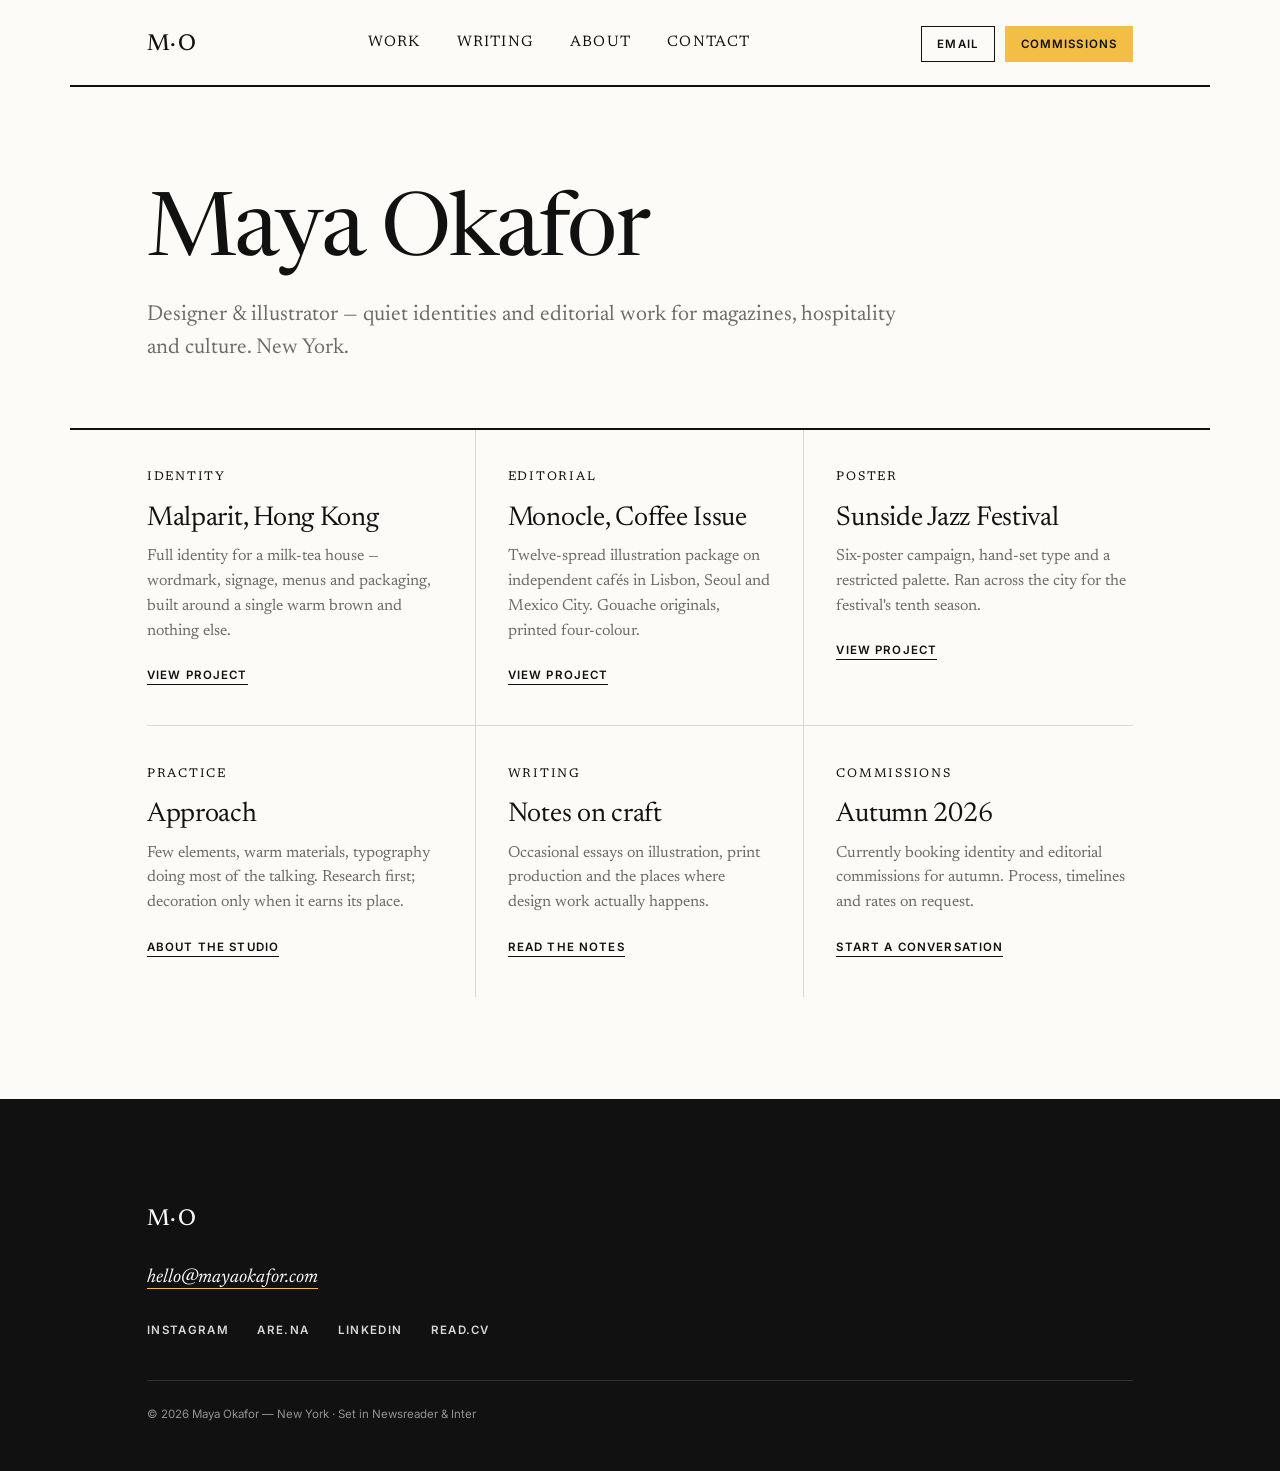
<file: index.html>
<!DOCTYPE html>
<html lang="en">
<head>
<meta charset="UTF-8">
<meta name="viewport" content="width=device-width, initial-scale=1.0">
<title>Maya Okafor — Designer &amp; Illustrator</title>
<meta name="description" content="Maya Okafor — designer and illustrator, New York.">

<!-- ============================================================
  QUICK START
  1. Find/replace "Maya Okafor" (also update <title>).
  2. Edit nav links to point at your subpages.
  3. Rewrite the hero title/subtitle and the six grid cards.
     Each card: a small-caps tag, a title, body text, and a link.
  4. Update footer email + social links.
  5. Push to <you>.github.io, or enable Pages on any repo
     (Settings → Pages → Deploy from branch → /root).
============================================================= -->

<link rel="preconnect" href="https://fonts.googleapis.com">
<link rel="preconnect" href="https://fonts.gstatic.com" crossorigin>
<link href="https://fonts.googleapis.com/css2?family=Newsreader:ital,opsz,wght@0,6..72,400;0,6..72,500;1,6..72,400&family=Inter:wght@400;500;600&display=swap" rel="stylesheet">
<link rel="stylesheet" href="style.css">
</head>
<body>

<!-- ============ NAV (wireframe: logo / links / actions) ============ -->
<header class="nav">
  <a href="index.html" class="wordmark">M·O</a>
  <nav class="nav-links" aria-label="Primary">
    <a href="work.html">Work</a>
    <a href="writing.html">Writing</a>
    <a href="about.html">About</a>
    <a href="contact.html">Contact</a>
  </nav>
  <div class="nav-actions">
    <a href="mailto:hello@mayaokafor.com" class="btn btn-ghost">Email</a>
    <a href="contact.html" class="btn btn-solid">Commissions</a>
  </div>
</header>

<!-- ============ HERO (wireframe: Title / Subtitle band) ============ -->
<section class="hero">
  <h1 class="hero-title">Maya Okafor</h1>
  <p class="hero-sub">Designer &amp; illustrator — quiet identities and editorial
  work for magazines, hospitality and culture. New York.</p>
</section>

<!-- ============ GRID (wireframe: 3 × 2 blocks) ============ -->
<section class="grid-section" aria-label="Selected work and practice">
  <div class="grid">

    <article class="cell">
      <p class="cell-tag">Identity</p>
      <h2 class="cell-title">Malparit, Hong Kong</h2>
      <p class="cell-body">Full identity for a milk-tea house — wordmark,
      signage, menus and packaging, built around a single warm brown and
      nothing else.</p>
      <a class="cell-link" href="work.html">View project</a>
    </article>

    <article class="cell">
      <p class="cell-tag">Editorial</p>
      <h2 class="cell-title">Monocle, Coffee Issue</h2>
      <p class="cell-body">Twelve-spread illustration package on independent
      cafés in Lisbon, Seoul and Mexico City. Gouache originals, printed
      four-colour.</p>
      <a class="cell-link" href="work.html">View project</a>
    </article>

    <article class="cell">
      <p class="cell-tag">Poster</p>
      <h2 class="cell-title">Sunside Jazz Festival</h2>
      <p class="cell-body">Six-poster campaign, hand-set type and a
      restricted palette. Ran across the city for the festival's tenth
      season.</p>
      <a class="cell-link" href="work.html">View project</a>
    </article>

    <article class="cell">
      <p class="cell-tag">Practice</p>
      <h2 class="cell-title">Approach</h2>
      <p class="cell-body">Few elements, warm materials, typography doing
      most of the talking. Research first; decoration only when it earns
      its place.</p>
      <a class="cell-link" href="about.html">About the studio</a>
    </article>

    <article class="cell">
      <p class="cell-tag">Writing</p>
      <h2 class="cell-title">Notes on craft</h2>
      <p class="cell-body">Occasional essays on illustration, print
      production and the places where design work actually happens.</p>
      <a class="cell-link" href="writing.html">Read the notes</a>
    </article>

    <article class="cell">
      <p class="cell-tag">Commissions</p>
      <h2 class="cell-title">Autumn 2026</h2>
      <p class="cell-body">Currently booking identity and editorial
      commissions for autumn. Process, timelines and rates on request.</p>
      <a class="cell-link" href="contact.html">Start a conversation</a>
    </article>

  </div>
</section>

<!-- ============ FOOTER (wireframe: logo + socials) ============ -->
<footer class="footer">
  <div class="footer-inner">
    <p class="footer-mark">M·O</p>
    <p class="footer-line">
      <a href="mailto:hello@mayaokafor.com">hello@mayaokafor.com</a>
    </p>
    <nav class="footer-social" aria-label="Social">
      <a href="#">Instagram</a>
      <a href="#">Are.na</a>
      <a href="#">LinkedIn</a>
      <a href="#">Read.cv</a>
    </nav>
    <p class="footer-fine">© 2026 Maya Okafor — New York · Set in Newsreader &amp; Inter</p>
  </div>
</footer>

</body>
</html>
</file>
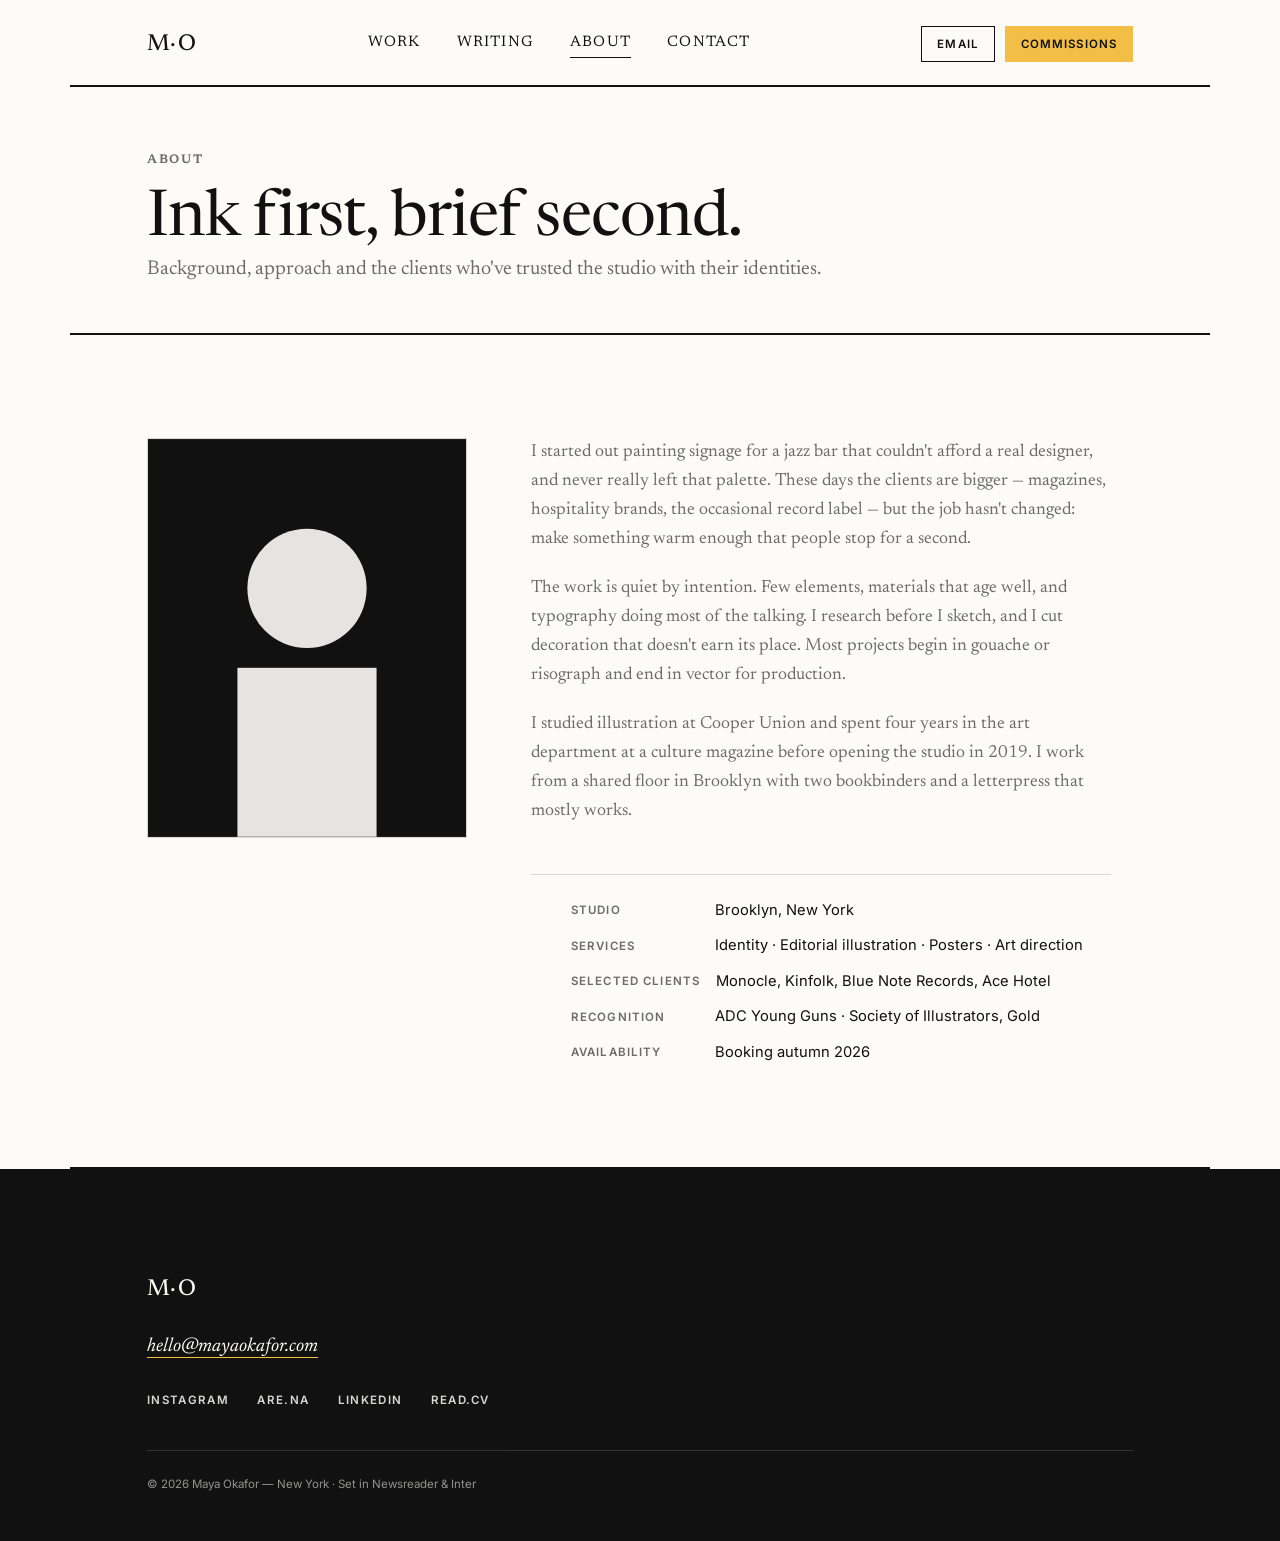
<file: about.html>
<!DOCTYPE html>
<html lang="en">
<head>
<meta charset="UTF-8">
<meta name="viewport" content="width=device-width, initial-scale=1.0">
<title>About — Maya Okafor</title>
<meta name="description" content="About Maya Okafor — background, approach and clients.">

<!-- QUICK START: see index.html for the full instructions.
     The .about-figure box holds a placeholder SVG — swap it
     for a real <img> when you have one, same aspect ratio. -->

<link rel="preconnect" href="https://fonts.googleapis.com">
<link rel="preconnect" href="https://fonts.gstatic.com" crossorigin>
<link href="https://fonts.googleapis.com/css2?family=Newsreader:ital,opsz,wght@0,6..72,400;0,6..72,500;1,6..72,400&family=Inter:wght@400;500;600&display=swap" rel="stylesheet">
<link rel="stylesheet" href="style.css">
</head>
<body>

<header class="nav">
  <a href="index.html" class="wordmark">M·O</a>
  <nav class="nav-links" aria-label="Primary">
    <a href="work.html">Work</a>
    <a href="writing.html">Writing</a>
    <a href="about.html" class="current" aria-current="page">About</a>
    <a href="contact.html">Contact</a>
  </nav>
  <div class="nav-actions">
    <a href="mailto:hello@mayaokafor.com" class="btn btn-ghost">Email</a>
    <a href="contact.html" class="btn btn-solid">Commissions</a>
  </div>
</header>

<section class="page-hero">
  <p class="page-kicker">About</p>
  <h1 class="page-title">Ink first, brief second.</h1>
  <p class="page-dek">Background, approach and the clients who've trusted the
  studio with their identities.</p>
</section>

<section class="about-section">
  <div class="about-figure" aria-hidden="true">
    <svg viewBox="0 0 320 400" role="img">
      <rect width="320" height="400" fill="#111111"/>
      <rect x="0" y="0" width="320" height="400" fill="none" stroke="#111111"/>
      <circle cx="160" cy="150" r="60" fill="#FCFBF8" opacity="0.9"/>
      <rect x="90" y="230" width="140" height="170" fill="#FCFBF8" opacity="0.9"/>
    </svg>
  </div>

  <div class="about-copy">
    <p>I started out painting signage for a jazz bar that couldn't afford a
    real designer, and never really left that palette. These days the clients
    are bigger — magazines, hospitality brands, the occasional record label —
    but the job hasn't changed: make something warm enough that people stop
    for a second.</p>

    <p>The work is quiet by intention. Few elements, materials that age well,
    and typography doing most of the talking. I research before I sketch,
    and I cut decoration that doesn't earn its place. Most projects begin
    in gouache or risograph and end in vector for production.</p>

    <p>I studied illustration at Cooper Union and spent four years in the art
    department at a culture magazine before opening the studio in 2019. I
    work from a shared floor in Brooklyn with two bookbinders and a
    letterpress that mostly works.</p>

    <ul class="fact-list">
      <li><span>Studio</span>Brooklyn, New York</li>
      <li><span>Services</span>Identity · Editorial illustration · Posters · Art direction</li>
      <li><span>Selected clients</span>Monocle, Kinfolk, Blue Note Records, Ace Hotel</li>
      <li><span>Recognition</span>ADC Young Guns · Society of Illustrators, Gold</li>
      <li><span>Availability</span>Booking autumn 2026</li>
    </ul>
  </div>
</section>

<footer class="footer">
  <div class="footer-inner">
    <p class="footer-mark">M·O</p>
    <p class="footer-line">
      <a href="mailto:hello@mayaokafor.com">hello@mayaokafor.com</a>
    </p>
    <nav class="footer-social" aria-label="Social">
      <a href="#">Instagram</a>
      <a href="#">Are.na</a>
      <a href="#">LinkedIn</a>
      <a href="#">Read.cv</a>
    </nav>
    <p class="footer-fine">© 2026 Maya Okafor — New York · Set in Newsreader &amp; Inter</p>
  </div>
</footer>

</body>
</html>
</file>
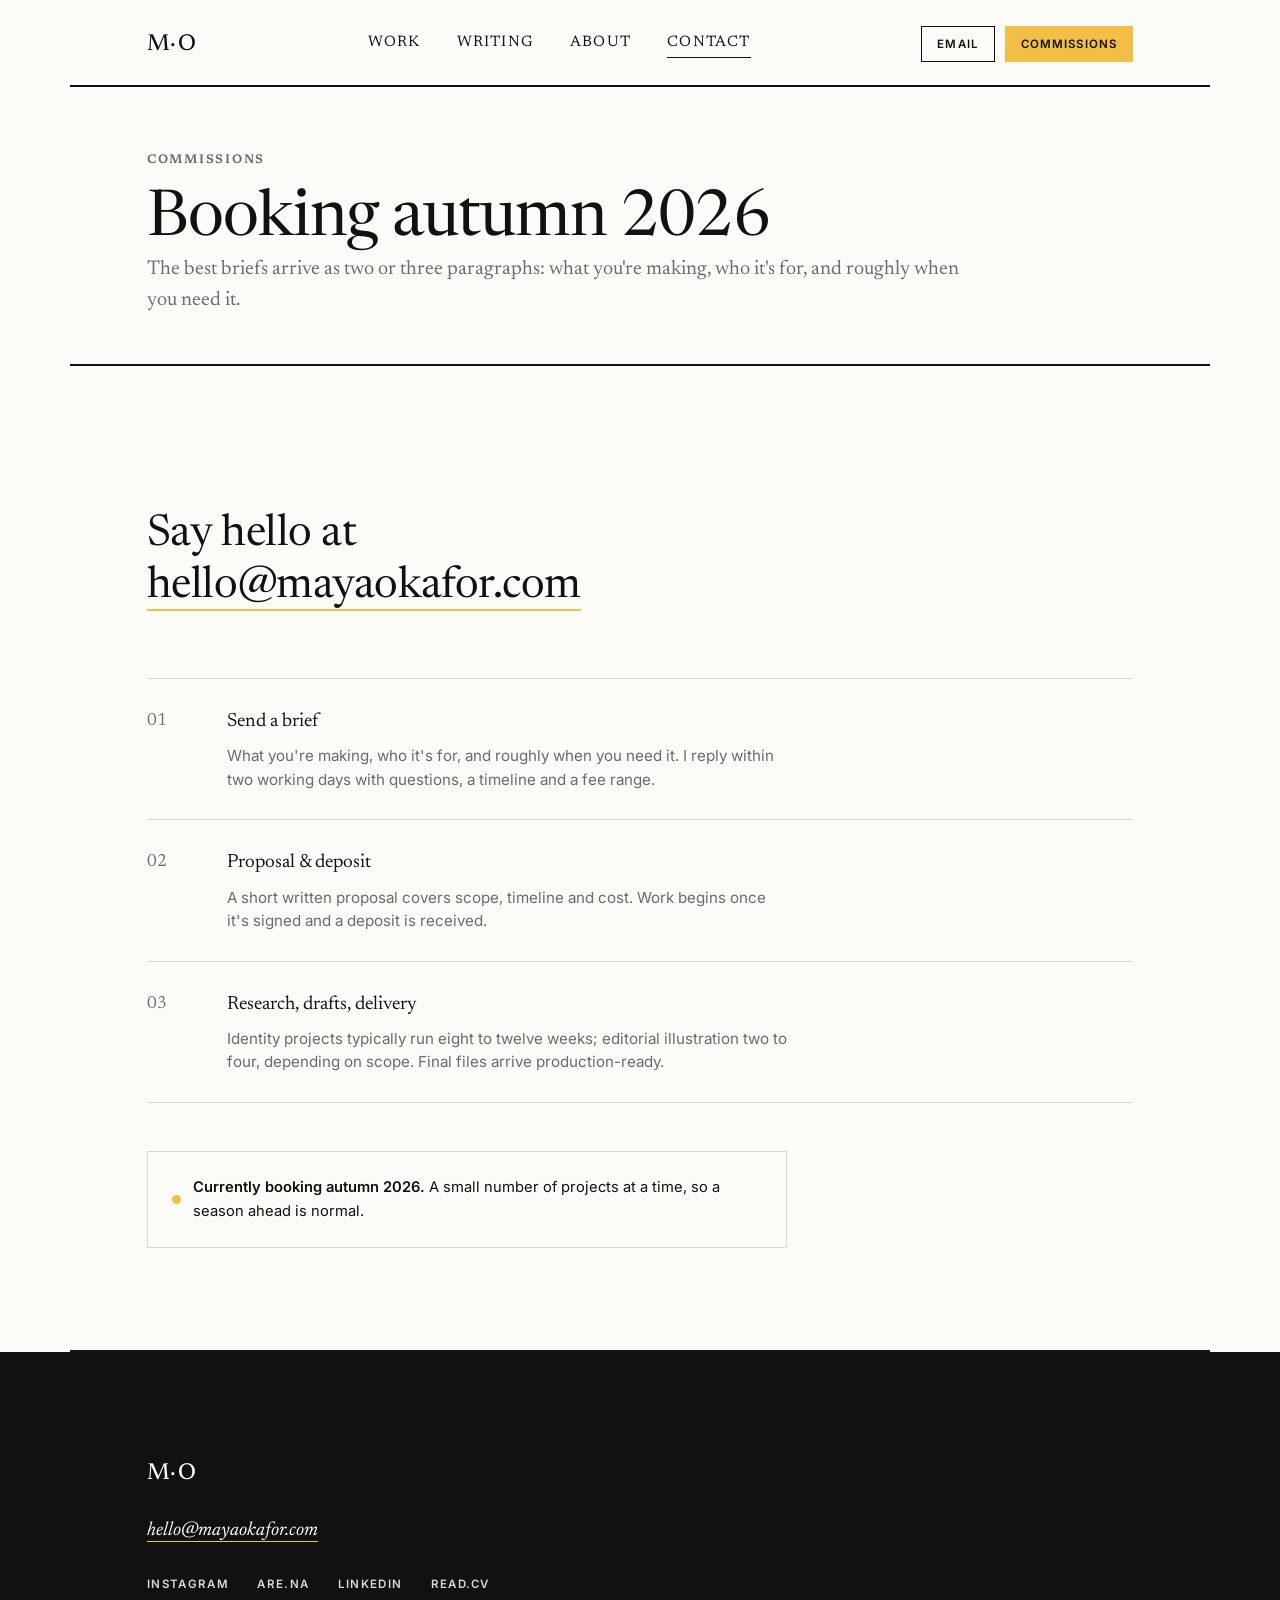
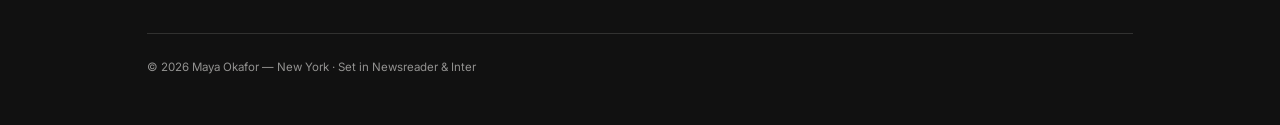
<file: contact.html>
<!DOCTYPE html>
<html lang="en">
<head>
<meta charset="UTF-8">
<meta name="viewport" content="width=device-width, initial-scale=1.0">
<title>Contact — Maya Okafor</title>
<meta name="description" content="Commission Maya Okafor — process, timelines and contact.">

<!-- QUICK START: see index.html for the full instructions.
     The three .process-list items describe a real sequence
     (inquiry → proposal → delivery) — keep them in order. -->

<link rel="preconnect" href="https://fonts.googleapis.com">
<link rel="preconnect" href="https://fonts.gstatic.com" crossorigin>
<link href="https://fonts.googleapis.com/css2?family=Newsreader:ital,opsz,wght@0,6..72,400;0,6..72,500;1,6..72,400&family=Inter:wght@400;500;600&display=swap" rel="stylesheet">
<link rel="stylesheet" href="style.css">
</head>
<body>

<header class="nav">
  <a href="index.html" class="wordmark">M·O</a>
  <nav class="nav-links" aria-label="Primary">
    <a href="work.html">Work</a>
    <a href="writing.html">Writing</a>
    <a href="about.html">About</a>
    <a href="contact.html" class="current" aria-current="page">Contact</a>
  </nav>
  <div class="nav-actions">
    <a href="mailto:hello@mayaokafor.com" class="btn btn-ghost">Email</a>
    <a href="contact.html" class="btn btn-solid">Commissions</a>
  </div>
</header>

<section class="page-hero">
  <p class="page-kicker">Commissions</p>
  <h1 class="page-title">Booking autumn 2026</h1>
  <p class="page-dek">The best briefs arrive as two or three paragraphs: what
  you're making, who it's for, and roughly when you need it.</p>
</section>

<section class="contact-section">

  <p class="contact-cta">
    Say hello at <a href="mailto:hello@mayaokafor.com">hello@mayaokafor.com</a>
  </p>

  <ol class="process-list">
    <li>
      <span class="process-num">01</span>
      <div>
        <h3>Send a brief</h3>
        <p>What you're making, who it's for, and roughly when you need it.
        I reply within two working days with questions, a timeline and a
        fee range.</p>
      </div>
    </li>
    <li>
      <span class="process-num">02</span>
      <div>
        <h3>Proposal &amp; deposit</h3>
        <p>A short written proposal covers scope, timeline and cost. Work
        begins once it's signed and a deposit is received.</p>
      </div>
    </li>
    <li>
      <span class="process-num">03</span>
      <div>
        <h3>Research, drafts, delivery</h3>
        <p>Identity projects typically run eight to twelve weeks; editorial
        illustration two to four, depending on scope. Final files arrive
        production-ready.</p>
      </div>
    </li>
  </ol>

  <div class="availability">
    <span class="availability-dot" aria-hidden="true"></span>
    <p><strong>Currently booking autumn 2026.</strong> A small number of
    projects at a time, so a season ahead is normal.</p>
  </div>

</section>

<footer class="footer">
  <div class="footer-inner">
    <p class="footer-mark">M·O</p>
    <p class="footer-line">
      <a href="mailto:hello@mayaokafor.com">hello@mayaokafor.com</a>
    </p>
    <nav class="footer-social" aria-label="Social">
      <a href="#">Instagram</a>
      <a href="#">Are.na</a>
      <a href="#">LinkedIn</a>
      <a href="#">Read.cv</a>
    </nav>
    <p class="footer-fine">© 2026 Maya Okafor — New York · Set in Newsreader &amp; Inter</p>
  </div>
</footer>

</body>
</html>
</file>
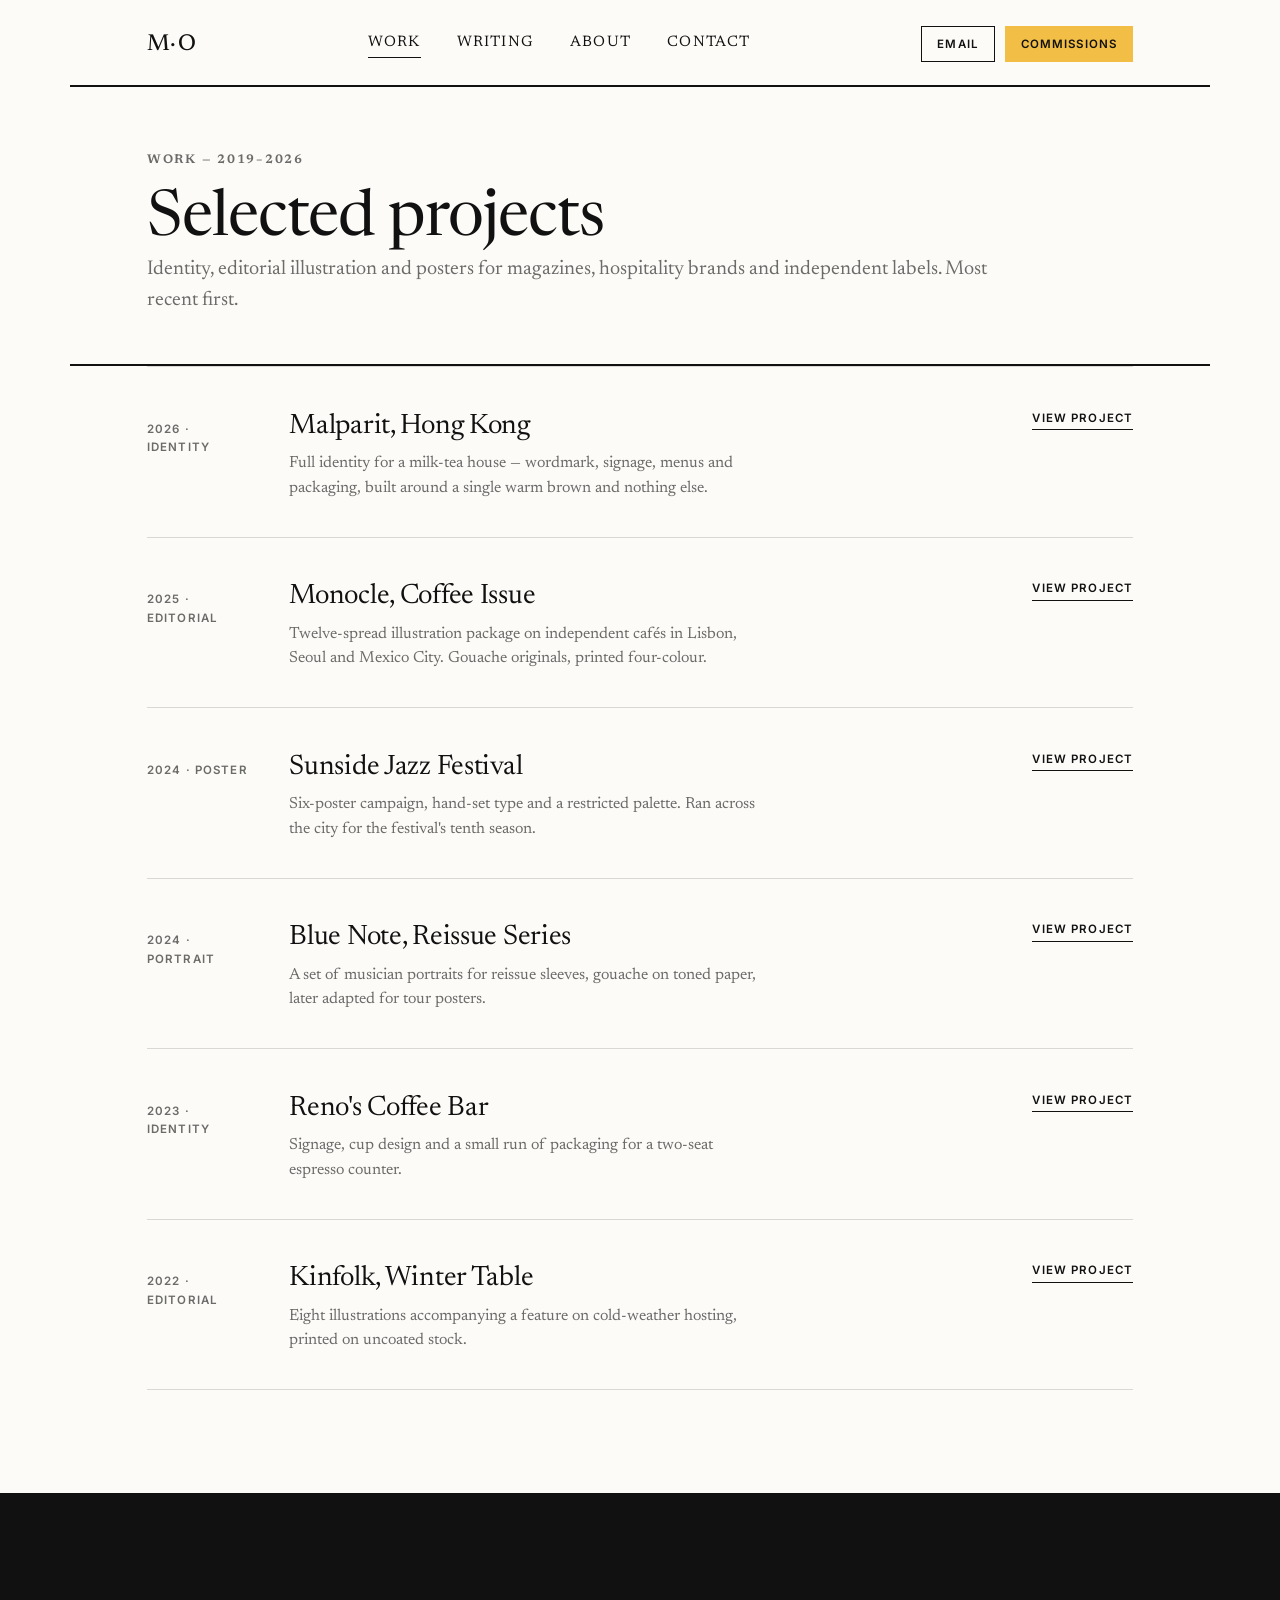
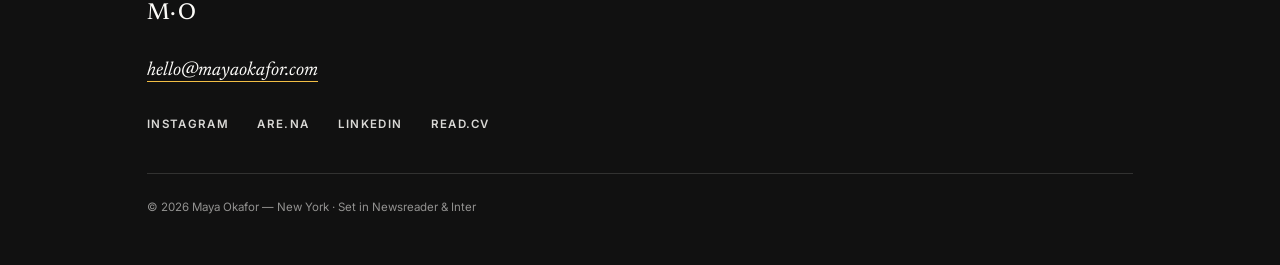
<file: work.html>
<!DOCTYPE html>
<html lang="en">
<head>
<meta charset="UTF-8">
<meta name="viewport" content="width=device-width, initial-scale=1.0">
<title>Work — Maya Okafor</title>
<meta name="description" content="Selected identity, editorial and poster work by Maya Okafor.">

<!-- QUICK START: see index.html for the full instructions.
     This page just needs its .article-row entries edited —
     duplicate a row to add a project. -->

<link rel="preconnect" href="https://fonts.googleapis.com">
<link rel="preconnect" href="https://fonts.gstatic.com" crossorigin>
<link href="https://fonts.googleapis.com/css2?family=Newsreader:ital,opsz,wght@0,6..72,400;0,6..72,500;1,6..72,400&family=Inter:wght@400;500;600&display=swap" rel="stylesheet">
<link rel="stylesheet" href="style.css">
</head>
<body>

<header class="nav">
  <a href="index.html" class="wordmark">M·O</a>
  <nav class="nav-links" aria-label="Primary">
    <a href="work.html" class="current" aria-current="page">Work</a>
    <a href="writing.html">Writing</a>
    <a href="about.html">About</a>
    <a href="contact.html">Contact</a>
  </nav>
  <div class="nav-actions">
    <a href="mailto:hello@mayaokafor.com" class="btn btn-ghost">Email</a>
    <a href="contact.html" class="btn btn-solid">Commissions</a>
  </div>
</header>

<section class="page-hero">
  <p class="page-kicker">Work — 2019–2026</p>
  <h1 class="page-title">Selected projects</h1>
  <p class="page-dek">Identity, editorial illustration and posters for magazines,
  hospitality brands and independent labels. Most recent first.</p>
</section>

<section class="article-list" aria-label="Project list">

  <article class="article-row">
    <p class="article-meta">2026 · Identity</p>
    <div class="article-body-col">
      <h2 class="article-title">Malparit, Hong Kong</h2>
      <p class="article-excerpt">Full identity for a milk-tea house — wordmark,
      signage, menus and packaging, built around a single warm brown and
      nothing else.</p>
    </div>
    <a href="#" class="article-link">View project</a>
  </article>

  <article class="article-row">
    <p class="article-meta">2025 · Editorial</p>
    <div class="article-body-col">
      <h2 class="article-title">Monocle, Coffee Issue</h2>
      <p class="article-excerpt">Twelve-spread illustration package on
      independent cafés in Lisbon, Seoul and Mexico City. Gouache originals,
      printed four-colour.</p>
    </div>
    <a href="#" class="article-link">View project</a>
  </article>

  <article class="article-row">
    <p class="article-meta">2024 · Poster</p>
    <div class="article-body-col">
      <h2 class="article-title">Sunside Jazz Festival</h2>
      <p class="article-excerpt">Six-poster campaign, hand-set type and a
      restricted palette. Ran across the city for the festival's tenth
      season.</p>
    </div>
    <a href="#" class="article-link">View project</a>
  </article>

  <article class="article-row">
    <p class="article-meta">2024 · Portrait</p>
    <div class="article-body-col">
      <h2 class="article-title">Blue Note, Reissue Series</h2>
      <p class="article-excerpt">A set of musician portraits for reissue
      sleeves, gouache on toned paper, later adapted for tour posters.</p>
    </div>
    <a href="#" class="article-link">View project</a>
  </article>

  <article class="article-row">
    <p class="article-meta">2023 · Identity</p>
    <div class="article-body-col">
      <h2 class="article-title">Reno's Coffee Bar</h2>
      <p class="article-excerpt">Signage, cup design and a small run of
      packaging for a two-seat espresso counter.</p>
    </div>
    <a href="#" class="article-link">View project</a>
  </article>

  <article class="article-row">
    <p class="article-meta">2022 · Editorial</p>
    <div class="article-body-col">
      <h2 class="article-title">Kinfolk, Winter Table</h2>
      <p class="article-excerpt">Eight illustrations accompanying a feature on
      cold-weather hosting, printed on uncoated stock.</p>
    </div>
    <a href="#" class="article-link">View project</a>
  </article>

</section>

<footer class="footer">
  <div class="footer-inner">
    <p class="footer-mark">M·O</p>
    <p class="footer-line">
      <a href="mailto:hello@mayaokafor.com">hello@mayaokafor.com</a>
    </p>
    <nav class="footer-social" aria-label="Social">
      <a href="#">Instagram</a>
      <a href="#">Are.na</a>
      <a href="#">LinkedIn</a>
      <a href="#">Read.cv</a>
    </nav>
    <p class="footer-fine">© 2026 Maya Okafor — New York · Set in Newsreader &amp; Inter</p>
  </div>
</footer>

</body>
</html>
</file>
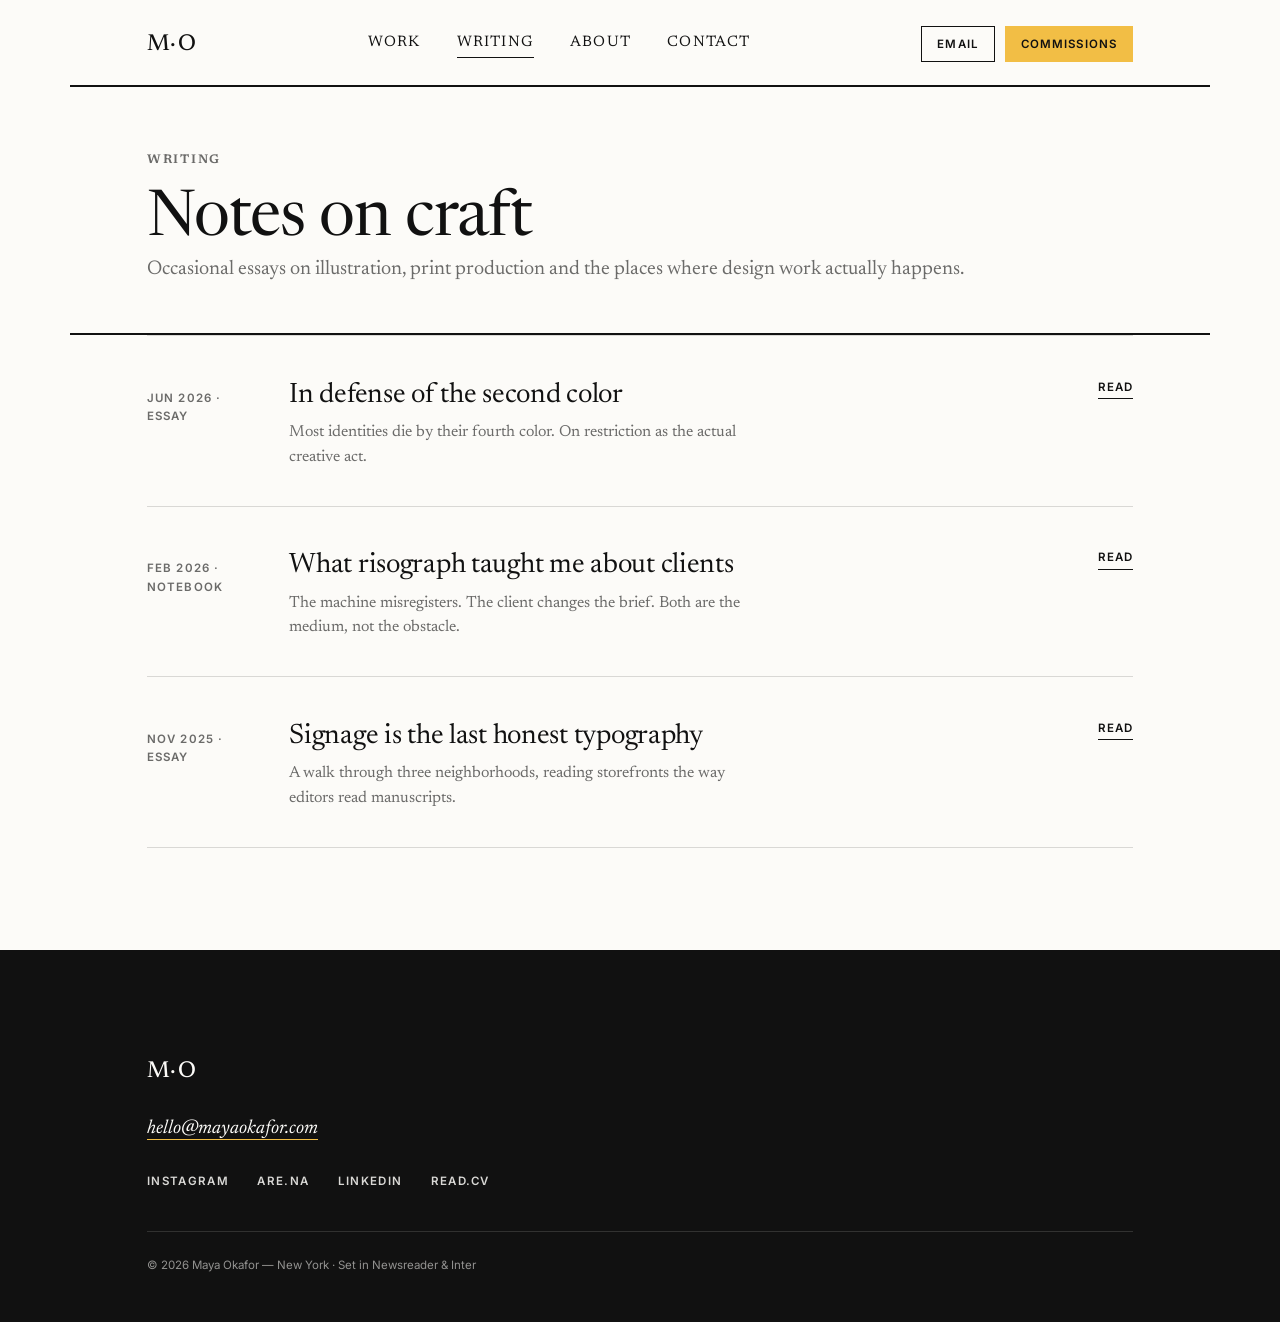
<file: writing.html>
<!DOCTYPE html>
<html lang="en">
<head>
<meta charset="UTF-8">
<meta name="viewport" content="width=device-width, initial-scale=1.0">
<title>Writing — Maya Okafor</title>
<meta name="description" content="Essays and notes on craft by Maya Okafor.">

<!-- QUICK START: see index.html for the full instructions.
     Duplicate an .article-row to add an essay. -->

<link rel="preconnect" href="https://fonts.googleapis.com">
<link rel="preconnect" href="https://fonts.gstatic.com" crossorigin>
<link href="https://fonts.googleapis.com/css2?family=Newsreader:ital,opsz,wght@0,6..72,400;0,6..72,500;1,6..72,400&family=Inter:wght@400;500;600&display=swap" rel="stylesheet">
<link rel="stylesheet" href="style.css">
</head>
<body>

<header class="nav">
  <a href="index.html" class="wordmark">M·O</a>
  <nav class="nav-links" aria-label="Primary">
    <a href="work.html">Work</a>
    <a href="writing.html" class="current" aria-current="page">Writing</a>
    <a href="about.html">About</a>
    <a href="contact.html">Contact</a>
  </nav>
  <div class="nav-actions">
    <a href="mailto:hello@mayaokafor.com" class="btn btn-ghost">Email</a>
    <a href="contact.html" class="btn btn-solid">Commissions</a>
  </div>
</header>

<section class="page-hero">
  <p class="page-kicker">Writing</p>
  <h1 class="page-title">Notes on craft</h1>
  <p class="page-dek">Occasional essays on illustration, print production and
  the places where design work actually happens.</p>
</section>

<section class="article-list" aria-label="Essays">

  <article class="article-row">
    <p class="article-meta">Jun 2026 · Essay</p>
    <div class="article-body-col">
      <h2 class="article-title">In defense of the second color</h2>
      <p class="article-excerpt">Most identities die by their fourth color.
      On restriction as the actual creative act.</p>
    </div>
    <a href="#" class="article-link">Read</a>
  </article>

  <article class="article-row">
    <p class="article-meta">Feb 2026 · Notebook</p>
    <div class="article-body-col">
      <h2 class="article-title">What risograph taught me about clients</h2>
      <p class="article-excerpt">The machine misregisters. The client changes
      the brief. Both are the medium, not the obstacle.</p>
    </div>
    <a href="#" class="article-link">Read</a>
  </article>

  <article class="article-row">
    <p class="article-meta">Nov 2025 · Essay</p>
    <div class="article-body-col">
      <h2 class="article-title">Signage is the last honest typography</h2>
      <p class="article-excerpt">A walk through three neighborhoods, reading
      storefronts the way editors read manuscripts.</p>
    </div>
    <a href="#" class="article-link">Read</a>
  </article>

</section>

<footer class="footer">
  <div class="footer-inner">
    <p class="footer-mark">M·O</p>
    <p class="footer-line">
      <a href="mailto:hello@mayaokafor.com">hello@mayaokafor.com</a>
    </p>
    <nav class="footer-social" aria-label="Social">
      <a href="#">Instagram</a>
      <a href="#">Are.na</a>
      <a href="#">LinkedIn</a>
      <a href="#">Read.cv</a>
    </nav>
    <p class="footer-fine">© 2026 Maya Okafor — New York · Set in Newsreader &amp; Inter</p>
  </div>
</footer>

</body>
</html>
</file>
<file: style.css>
/* ==========================================================
   TOKENS
   Editorial direction from the references: near-white paper,
   true black ink, black rules doing the structure (Monocle /
   NYT Arts / Kinfolk), one warm yellow accent (Monocle's
   subscribe block). Flat surfaces — no cards, no shadows,
   no rounded corners. Space comes from wide gutters and
   tall vertical rhythm, not from decoration.
========================================================== */
:root {
  --paper: #FCFBF8;
  --ink: #111111;
  --ink-60: rgba(17, 17, 17, 0.62);
  --ink-15: rgba(17, 17, 17, 0.15);
  --accent: #F2BE45;          /* Monocle yellow — solid button + highlights */

  --serif: "Newsreader", serif;
  --sans: "Inter", sans-serif;

  --max: 1140px;
  --pad: clamp(1.5rem, 6vw, 5.5rem);
  --rhythm: clamp(3.5rem, 8vw, 6.5rem);
}

* { box-sizing: border-box; }

html { -webkit-text-size-adjust: 100%; }

body {
  margin: 0;
  background: var(--paper);
  color: var(--ink);
  font-family: var(--sans);
  font-size: 16px;
  line-height: 1.6;
  -webkit-font-smoothing: antialiased;
}

a { color: inherit; }

/* ==========================================================
   NAV — Monocle top bar: small caps utilities, serif wordmark,
   a full black rule underneath.
========================================================== */
.nav {
  max-width: var(--max);
  margin: 0 auto;
  padding: 1.6rem var(--pad) 1.4rem;
  display: flex;
  align-items: center;
  justify-content: space-between;
  gap: 1.5rem;
  border-bottom: 2px solid var(--ink);
}

.wordmark {
  font-family: var(--serif);
  font-weight: 500;
  font-size: 1.45rem;
  letter-spacing: 0.06em;
  text-transform: uppercase;
  text-decoration: none;
}

.nav-links {
  display: flex;
  gap: clamp(1rem, 3vw, 2.25rem);
}
.nav-links a {
  font-family: var(--serif);
  font-size: 0.95rem;
  font-weight: 400;
  letter-spacing: 0.08em;
  text-transform: uppercase;
  text-decoration: none;
  padding-bottom: 2px;
  border-bottom: 1px solid transparent;
  transition: border-color 0.15s ease;
}
.nav-links a:hover,
.nav-links a:focus-visible {
  border-color: var(--ink);
}

.nav-actions { display: flex; gap: 0.6rem; }

/* Buttons — square blocks, Monocle subscribe style */
.btn {
  font-size: 0.72rem;
  font-weight: 600;
  letter-spacing: 0.1em;
  text-transform: uppercase;
  text-decoration: none;
  padding: 0.7em 1.3em;
  border: 1px solid var(--ink);
  border-radius: 0;
  transition: background 0.15s ease, color 0.15s ease;
  display: inline-block;
}
.btn-ghost:hover,
.btn-ghost:focus-visible {
  background: var(--ink);
  color: var(--paper);
}
.btn-solid {
  background: var(--accent);
  border-color: var(--accent);
  color: var(--ink);
}
.btn-solid:hover,
.btn-solid:focus-visible {
  background: var(--ink);
  border-color: var(--ink);
  color: var(--paper);
}

/* ==========================================================
   HERO — section opener in the Kinfolk register: big serif
   left, heavy rule below closing the band.
========================================================== */
.hero {
  max-width: var(--max);
  margin: 0 auto;
  padding: var(--rhythm) var(--pad) clamp(2.5rem, 6vw, 4rem);
  border-bottom: 2px solid var(--ink);
}

.hero-title {
  font-family: var(--serif);
  font-weight: 400;
  font-size: clamp(2.8rem, 8vw, 5.5rem);
  line-height: 1.02;
  letter-spacing: -0.015em;
  margin: 0 0 1.25rem;
}

.hero-sub {
  font-family: var(--serif);
  font-size: clamp(1.1rem, 2.2vw, 1.35rem);
  font-style: normal;
  line-height: 1.5;
  color: var(--ink-60);
  max-width: 36em;
  margin: 0;
}

/* ==========================================================
   GRID — newspaper columns: flat cells divided by vertical
   hairlines (NYT Arts / Monocle three-column front).
========================================================== */
.grid-section {
  max-width: var(--max);
  margin: 0 auto;
  padding: 0 var(--pad) var(--rhythm);
}

.grid {
  display: grid;
  grid-template-columns: repeat(3, 1fr);
  gap: 0;
}

.cell {
  padding: clamp(1.75rem, 3vw, 2.5rem) clamp(1.25rem, 2.5vw, 2rem);
  background: transparent;
  border: 0;
  border-right: 1px solid var(--ink-15);
  border-bottom: 1px solid var(--ink-15);
  border-radius: 0;
  transition: none;
}
/* trim outer edges so rules only run between columns/rows */
.cell:nth-child(3n) { border-right: 0; }
.cell:nth-child(3n + 1) { padding-left: 0; }
.cell:nth-child(3n) { padding-right: 0; }
.cell:nth-last-child(-n + 3) { border-bottom: 0; }
.cell:hover,
.cell:focus-within {
  transform: none;
  box-shadow: none;
}

.cell-tag {
  font-family: var(--serif);
  font-size: 0.78rem;
  font-weight: 400;
  letter-spacing: 0.14em;
  text-transform: uppercase;
  color: var(--ink);
  margin: 0 0 0.9rem;
}

.cell-title {
  font-family: var(--serif);
  font-weight: 400;
  font-size: clamp(1.4rem, 2.2vw, 1.7rem);
  line-height: 1.18;
  letter-spacing: -0.01em;
  margin: 0 0 0.6rem;
}

.cell-body {
  font-family: var(--serif);
  font-size: 1rem;
  line-height: 1.55;
  color: var(--ink-60);
  margin: 0 0 1.1rem;
}

.cell-link {
  font-size: 0.72rem;
  font-weight: 600;
  letter-spacing: 0.1em;
  text-transform: uppercase;
  text-decoration: none;
  border-bottom: 1px solid var(--ink);
  padding-bottom: 2px;
  transition: background 0.15s ease;
}
.cell-link:hover,
.cell-link:focus-visible {
  background: var(--accent);
}

/* ==========================================================
   FOOTER — full black band, square, Monocle-dark-module.
========================================================== */
.footer {
  background: var(--ink);
  color: var(--paper);
  border-radius: 0;
}

.footer-inner {
  max-width: var(--max);
  margin: 0 auto;
  padding: var(--rhythm) var(--pad) clamp(2rem, 5vw, 3rem);
}

.footer-mark {
  font-family: var(--serif);
  font-weight: 500;
  font-size: 1.45rem;
  letter-spacing: 0.06em;
  text-transform: uppercase;
  margin: 0 0 1.5rem;
}

.footer-line { margin: 0 0 1.75rem; }
.footer-line a {
  font-family: var(--serif);
  font-style: italic;
  font-size: 1.2rem;
  text-decoration: none;
  border-bottom: 1px solid var(--accent);
  padding-bottom: 1px;
  transition: color 0.15s ease;
}
.footer-line a:hover,
.footer-line a:focus-visible { color: var(--accent); }

.footer-social {
  display: flex;
  flex-wrap: wrap;
  gap: 0.4rem 1.75rem;
  margin-bottom: 2.5rem;
}
.footer-social a {
  font-size: 0.72rem;
  font-weight: 600;
  letter-spacing: 0.12em;
  text-transform: uppercase;
  text-decoration: none;
  opacity: 0.85;
  transition: opacity 0.15s ease, color 0.15s ease;
}
.footer-social a:hover,
.footer-social a:focus-visible { opacity: 1; color: var(--accent); }

.footer-fine {
  font-size: 0.72rem;
  opacity: 0.55;
  margin: 0;
  padding-top: 1.5rem;
  border-top: 1px solid rgba(252, 251, 248, 0.25);
}

/* ==========================================================
   A11Y & RESPONSIVE
========================================================== */
a:focus-visible {
  outline: 2px solid var(--accent);
  outline-offset: 3px;
}

@media (max-width: 900px) {
  .grid { grid-template-columns: repeat(2, 1fr); }
  /* recompute the ruled edges for 2 columns */
  .cell:nth-child(3n) { border-right: 1px solid var(--ink-15); padding-right: clamp(1.25rem, 2.5vw, 2rem); }
  .cell:nth-child(3n + 1) { padding-left: clamp(1.25rem, 2.5vw, 2rem); }
  .cell:nth-child(2n) { border-right: 0; padding-right: 0; }
  .cell:nth-child(2n + 1) { padding-left: 0; }
  .cell:nth-last-child(-n + 3) { border-bottom: 1px solid var(--ink-15); }
  .cell:nth-last-child(-n + 2) { border-bottom: 0; }
}

@media (max-width: 640px) {
  .nav { flex-wrap: wrap; }
  .nav-links { order: 3; width: 100%; padding-top: 0.9rem; }
  .grid { grid-template-columns: 1fr; }
  .cell,
  .cell:nth-child(3n),
  .cell:nth-child(2n) {
    border-right: 0;
    padding-left: 0;
    padding-right: 0;
    border-bottom: 1px solid var(--ink-15);
  }
  .cell:last-child { border-bottom: 0; }
}

/* ==========================================================
   CURRENT NAV STATE — mark the active page in the nav.
   Add class="current" to the matching link on each subpage.
========================================================== */
.nav-links a.current {
  border-color: var(--ink);
}

/* ==========================================================
   PAGE HERO — smaller version of .hero for subpages: an
   eyebrow, a serif title, one line of dek, closed by a rule.
========================================================== */
.page-hero {
  max-width: var(--max);
  margin: 0 auto;
  padding: clamp(2.5rem, 6vw, 4rem) var(--pad) clamp(2rem, 5vw, 3rem);
  border-bottom: 2px solid var(--ink);
}

.page-kicker {
  font-size: 0.72rem;
  font-weight: 600;
  letter-spacing: 0.14em;
  text-transform: uppercase;
  color: var(--ink-60);
  margin: 0 0 0.9rem;
}

.page-title {
  font-family: var(--serif);
  font-weight: 400;
  font-size: clamp(2.2rem, 6vw, 3.5rem);
  line-height: 1.05;
  letter-spacing: -0.015em;
  margin: 0 0 1rem;
}

.page-dek {
  font-family: var(--serif);
  font-size: clamp(1.05rem, 2vw, 1.25rem);
  line-height: 1.55;
  color: var(--ink-60);
  max-width: 42em;
  margin: 0;
}

/* ==========================================================
   ARTICLE LIST — used by work.html and writing.html.
   Ruled rows: meta column / title+body / link. The list is a
   real sequence (most recent first), so the meta column
   carries real information (year, category, read time).
========================================================== */
.article-list {
  max-width: var(--max);
  margin: 0 auto;
  padding: 0 var(--pad) var(--rhythm);
}

.article-row {
  display: grid;
  grid-template-columns: 6.5rem 1fr auto;
  gap: clamp(1rem, 3vw, 2.5rem);
  align-items: baseline;
  padding: clamp(1.75rem, 3vw, 2.25rem) 0;
  border-bottom: 1px solid var(--ink-15);
}
.article-list .article-row:first-child { border-top: 1px solid var(--ink-15); }

.article-meta {
  font-size: 0.72rem;
  font-weight: 600;
  letter-spacing: 0.1em;
  text-transform: uppercase;
  color: var(--ink-60);
  padding-top: 0.3rem;
}

.article-body-col {
  min-width: 0;
}

.article-title {
  font-family: var(--serif);
  font-weight: 400;
  font-size: clamp(1.35rem, 2.4vw, 1.75rem);
  line-height: 1.2;
  letter-spacing: -0.01em;
  margin: 0 0 0.5rem;
}

.article-excerpt {
  font-family: var(--serif);
  font-size: 1rem;
  line-height: 1.55;
  color: var(--ink-60);
  margin: 0;
  max-width: 52ch;
}

.article-link {
  font-size: 0.72rem;
  font-weight: 600;
  letter-spacing: 0.1em;
  text-transform: uppercase;
  text-decoration: none;
  border-bottom: 1px solid var(--ink);
  padding-bottom: 2px;
  white-space: nowrap;
  align-self: start;
  padding-top: 0.35rem;
  transition: background 0.15s ease;
}
.article-link:hover,
.article-link:focus-visible { background: var(--accent); }

@media (max-width: 640px) {
  .article-row {
    grid-template-columns: 1fr;
    gap: 0.5rem;
  }
  .article-link { justify-self: start; }
}

/* ==========================================================
   ABOUT LAYOUT — used by about.html. Flat figure block (no
   photo treatment beyond a hairline frame) beside the bio.
========================================================== */
.about-section {
  max-width: var(--max);
  margin: 0 auto;
  padding: var(--rhythm) var(--pad);
  display: grid;
  grid-template-columns: 320px 1fr;
  gap: clamp(2rem, 6vw, 4rem);
  align-items: start;
  border-bottom: 2px solid var(--ink);
}

.about-figure {
  border: 1px solid var(--ink-15);
  aspect-ratio: 4 / 5;
  overflow: hidden;
}
.about-figure svg { display: block; width: 100%; height: 100%; }

.about-copy p {
  font-family: var(--serif);
  font-size: 1.1rem;
  line-height: 1.65;
  color: var(--ink-60);
  max-width: 58ch;
  margin: 0 0 1.25rem;
}
.about-copy p:last-of-type { margin-bottom: 0; }

.fact-list {
  list-style: none;
  margin: clamp(2rem, 5vw, 3rem) 0 0;
  padding-top: 1.5rem;
  border-top: 1px solid var(--ink-15);
  display: grid;
  gap: 0.75rem;
  max-width: 58ch;
}
.fact-list li {
  display: flex;
  gap: 1rem;
  font-size: 0.92rem;
}
.fact-list li span {
  font-size: 0.72rem;
  font-weight: 600;
  letter-spacing: 0.1em;
  text-transform: uppercase;
  color: var(--ink-60);
  min-width: 8rem;
  padding-top: 0.15rem;
}

@media (max-width: 720px) {
  .about-section { grid-template-columns: 1fr; }
  .about-figure { max-width: 260px; }
}

/* ==========================================================
   CONTACT LAYOUT — used by contact.html. Big CTA line, then
   a real numbered process (order carries information here),
   then availability.
========================================================== */
.contact-section {
  max-width: var(--max);
  margin: 0 auto;
  padding: var(--rhythm) var(--pad);
  border-bottom: 2px solid var(--ink);
}

.contact-cta {
  font-family: var(--serif);
  font-weight: 400;
  font-size: clamp(1.8rem, 4.5vw, 2.75rem);
  line-height: 1.2;
  letter-spacing: -0.01em;
  margin: 0 0 1.5rem;
  max-width: 20ch;
}

.contact-cta a {
  text-decoration: none;
  border-bottom: 2px solid var(--accent);
}
.contact-cta a:hover,
.contact-cta a:focus-visible { background: var(--accent); }

.process-list {
  list-style: none;
  margin: clamp(2.5rem, 6vw, 4rem) 0 0;
  padding: 0;
  display: grid;
  gap: 0;
  border-top: 1px solid var(--ink-15);
}
.process-list li {
  display: grid;
  grid-template-columns: 3.5rem 1fr;
  gap: 1.5rem;
  padding: 1.75rem 0;
  border-bottom: 1px solid var(--ink-15);
}
.process-num {
  font-family: var(--serif);
  font-size: 1.1rem;
  color: var(--ink-60);
}
.process-list h3 {
  font-family: var(--serif);
  font-weight: 400;
  font-size: 1.2rem;
  margin: 0 0 0.4rem;
}
.process-list p {
  font-size: 0.95rem;
  line-height: 1.55;
  color: var(--ink-60);
  margin: 0;
  max-width: 56ch;
}

.availability {
  margin-top: clamp(2rem, 5vw, 3rem);
  padding: 1.5rem;
  border: 1px solid var(--ink-15);
  display: flex;
  align-items: center;
  gap: 0.75rem;
  max-width: 40rem;
}
.availability-dot {
  width: 0.6rem;
  height: 0.6rem;
  background: var(--accent);
  border-radius: 50%;
  flex-shrink: 0;
}
.availability p {
  margin: 0;
  font-size: 0.92rem;
}
.availability strong { font-weight: 600; }

/* ==========================================================
   SUBPAGES — page head, ruled index lists, two-column
   prose + facts. Same tokens, same register.
========================================================== */

/* current page in the nav */
.nav-links a[aria-current="page"] {
  border-color: var(--ink);
}

/* -------- page head (smaller than the home hero) -------- */
.page-head {
  max-width: var(--max);
  margin: 0 auto;
  padding: clamp(2.5rem, 6vw, 4.5rem) var(--pad) clamp(2rem, 5vw, 3rem);
  border-bottom: 2px solid var(--ink);
}

.page-kicker {
  font-family: var(--serif);
  font-size: 0.78rem;
  letter-spacing: 0.14em;
  text-transform: uppercase;
  margin: 0 0 1rem;
}

.page-title {
  font-family: var(--serif);
  font-weight: 400;
  font-size: clamp(2.2rem, 6vw, 4rem);
  line-height: 1.05;
  letter-spacing: -0.015em;
  margin: 0;
}

/* -------- index lists (work, writing) -------- */
.list-section {
  max-width: var(--max);
  margin: 0 auto;
  padding: 0 var(--pad) var(--rhythm);
}

.list {
  list-style: none;
  margin: 0;
  padding: 0;
}

.list-row { border-bottom: 1px solid var(--ink-15); }
.list-row:last-child { border-bottom: 0; }

.list-row a {
  display: grid;
  grid-template-columns: 180px 1fr auto;
  gap: clamp(1rem, 3vw, 2.5rem);
  align-items: baseline;
  padding: clamp(1.5rem, 3vw, 2rem) 0;
  text-decoration: none;
}

.list-meta {
  display: flex;
  flex-direction: column;
  gap: 0.3rem;
}

.list-tag {
  font-family: var(--serif);
  font-size: 0.78rem;
  letter-spacing: 0.14em;
  text-transform: uppercase;
}

.list-year {
  font-size: 0.78rem;
  color: var(--ink-60);
}

.list-main { display: block; }

.list-title {
  display: block;
  font-family: var(--serif);
  font-size: clamp(1.4rem, 2.4vw, 1.8rem);
  line-height: 1.2;
  letter-spacing: -0.01em;
  margin-bottom: 0.35rem;
  transition: background 0.15s ease;
}
.list-row a:hover .list-title,
.list-row a:focus-visible .list-title {
  background: var(--accent);
}

.list-desc {
  display: block;
  font-family: var(--serif);
  font-size: 1rem;
  line-height: 1.55;
  color: var(--ink-60);
  max-width: 52ch;
}

.list-cue {
  font-family: var(--serif);
  font-size: 1.3rem;
  align-self: center;
}

/* -------- two-column (about, contact) -------- */
.two-col {
  max-width: var(--max);
  margin: 0 auto;
  padding: clamp(2.5rem, 6vw, 4rem) var(--pad) var(--rhythm);
  display: grid;
  grid-template-columns: minmax(0, 1.6fr) minmax(0, 1fr);
  gap: clamp(2rem, 6vw, 5rem);
  align-items: start;
}

.prose p {
  font-family: var(--serif);
  font-size: clamp(1.05rem, 1.6vw, 1.2rem);
  line-height: 1.65;
  margin: 0 0 1.4em;
  max-width: 58ch;
}
.prose p:last-child { margin-bottom: 0; }

.facts {
  border-left: 1px solid var(--ink-15);
  padding-left: clamp(1.5rem, 3vw, 2.5rem);
}

.fact {
  padding: 1.1rem 0;
  border-bottom: 1px solid var(--ink-15);
}
.fact:first-child { padding-top: 0; }
.fact:last-child { border-bottom: 0; padding-bottom: 0; }

.fact-label {
  font-family: var(--serif);
  font-size: 0.78rem;
  letter-spacing: 0.14em;
  text-transform: uppercase;
  margin: 0 0 0.35rem;
}

.fact-value {
  font-size: 0.95rem;
  line-height: 1.55;
  color: var(--ink-60);
  margin: 0;
}
.fact-value a {
  text-decoration: none;
  border-bottom: 1px solid var(--ink);
  color: var(--ink);
}
.fact-value a:hover,
.fact-value a:focus-visible { background: var(--accent); }

/* -------- large email CTA (contact) -------- */
.contact-cta { margin-top: 2.5rem; }

.email-large {
  font-family: var(--serif);
  font-size: clamp(1.4rem, 3.5vw, 2.2rem);
  letter-spacing: -0.01em;
  text-decoration: none;
  border-bottom: 2px solid var(--ink);
  padding-bottom: 3px;
  transition: background 0.15s ease;
}
.email-large:hover,
.email-large:focus-visible { background: var(--accent); }

/* -------- subpage responsive -------- */
@media (max-width: 800px) {
  .list-row a { grid-template-columns: 1fr auto; }
  .list-meta {
    grid-column: 1 / -1;
    flex-direction: row;
    gap: 1rem;
    align-items: baseline;
  }
  .two-col { grid-template-columns: 1fr; }
  .facts {
    border-left: 0;
    padding-left: 0;
    border-top: 1px solid var(--ink-15);
    padding-top: 1.5rem;
  }
}
</file>
